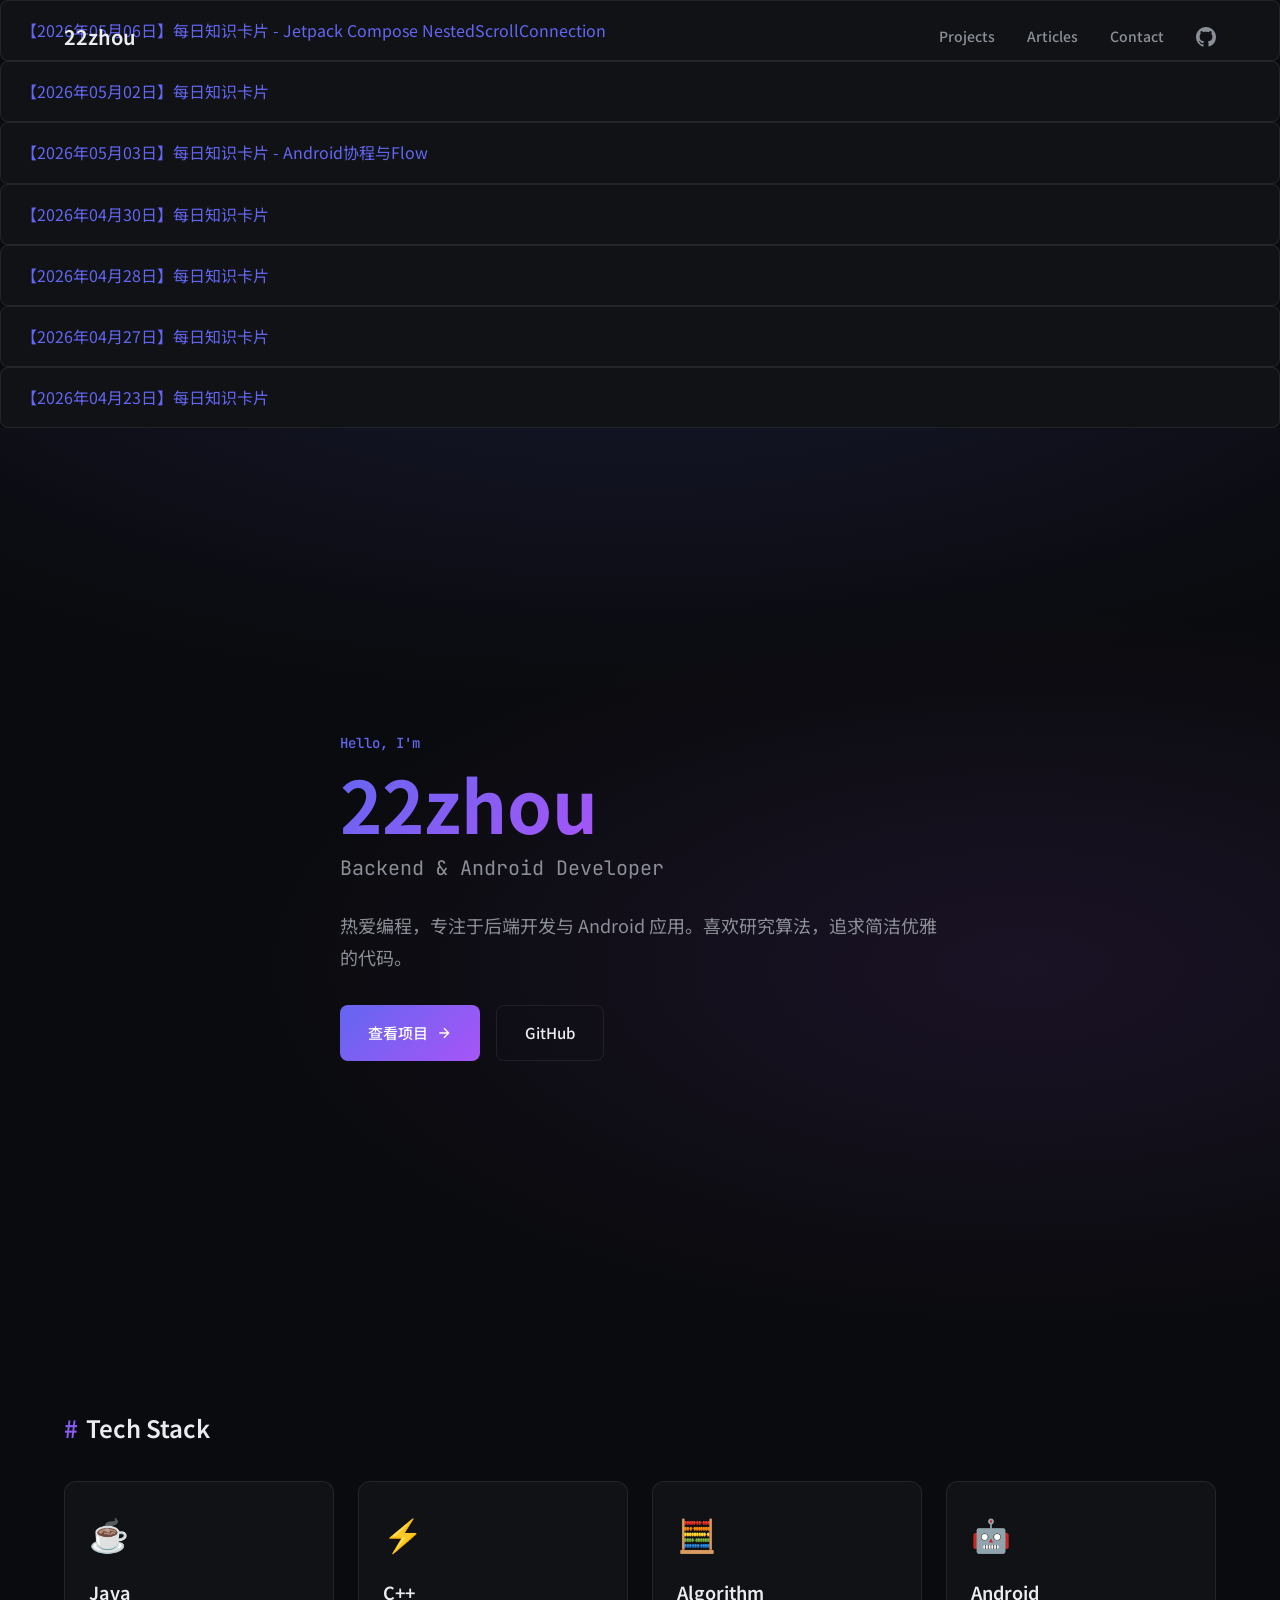
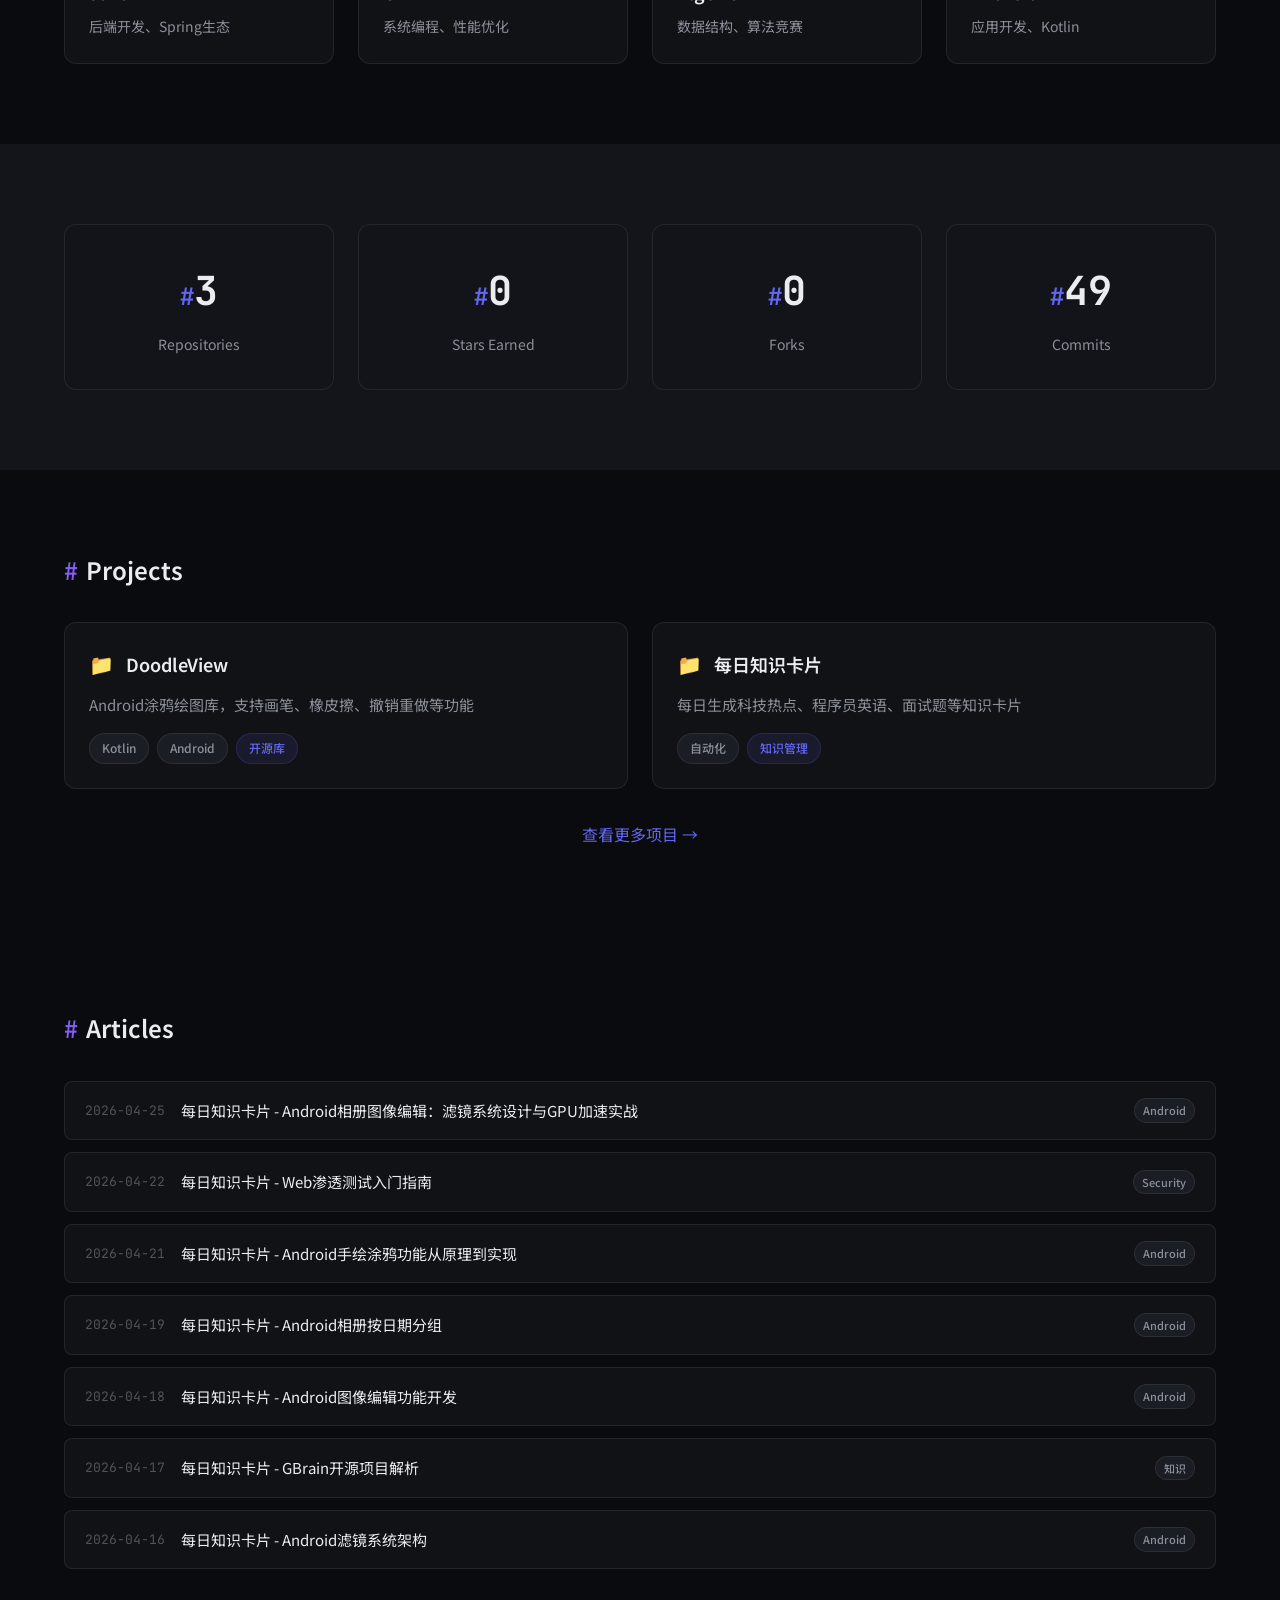
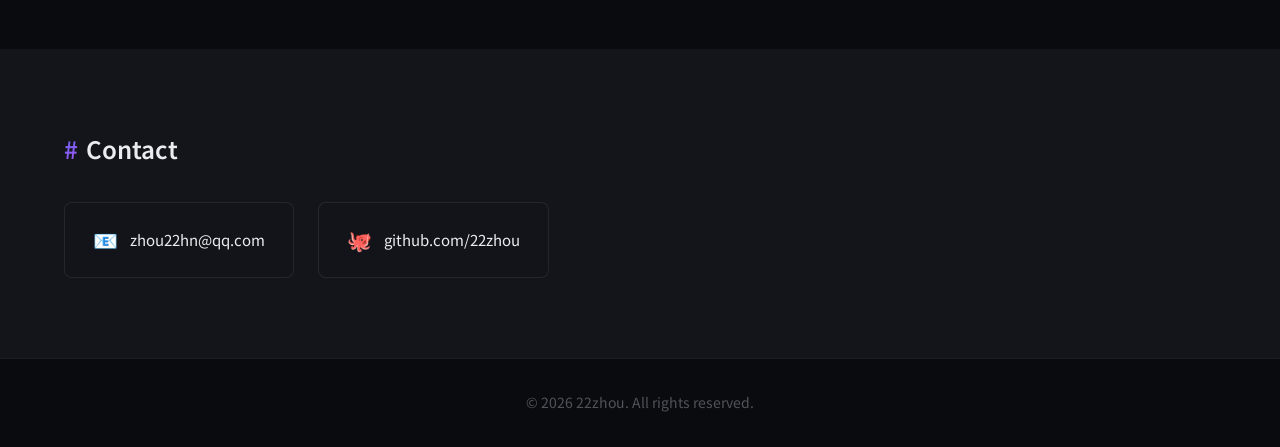
<file: index.html>
<!DOCTYPE html>
<html lang="zh-CN">
<head>
  <meta charset="UTF-8">
  <meta name="viewport" content="width=device-width, initial-scale=1.0">
  <title>22zhou | Backend & Android Developer</title>
  <link rel="preconnect" href="https://fonts.googleapis.com">
  <link rel="preconnect" href="https://fonts.gstatic.com" crossorigin>
  <link href="https://fonts.googleapis.com/css2?family=Inter:wght@300;400;500;600;700&family=JetBrains+Mono:wght@400;500&family=Noto+Sans+SC:wght@300;400;500;600;700&display=swap" rel="stylesheet">
  <link rel="stylesheet" href="styles.css">
</head>
<body>
<div class="article-item"><a href="article/2026-05-06/2026-05-06.md">【2026年05月06日】每日知识卡片 - Jetpack Compose NestedScrollConnection</a></div>
        <div class="article-item"><a href="article/2026-05-02/知识卡片-2026-05-02.md">【2026年05月02日】每日知识卡片</a></div>
        <div class="article-item"><a href="article/2026-05-03/2026-05-03.md">【2026年05月03日】每日知识卡片 - Android协程与Flow</a></div>

<div class="article-item"><a href="article/2026-04-30/2026-04-30.md">【2026年04月30日】每日知识卡片</a></div>
<div class="article-item"><a href="article/2026-04-28/2026-04-28.md">【2026年04月28日】每日知识卡片</a></div>
<div class="article-item"><a href="article/2026-04-27/2026-04-27.md">【2026年04月27日】每日知识卡片</a></div>
  <div class="article-item"><a href="article/2026-04-23/2026-04-23.md">【2026年04月23日】每日知识卡片</a></div>
  <!-- 导航栏 -->
  <nav class="nav" id="nav">
    <div class="container nav-content">
      <a href="#" class="nav-logo">
        <span class="logo-text">22zhou</span>
      </a>
      <div class="nav-links">
        <a href="#projects" class="nav-link">Projects</a>
        <a href="#articles" class="nav-link">Articles</a>
        <a href="#contact" class="nav-link">Contact</a>
        <a href="https://github.com/22zhou" target="_blank" class="nav-link">
          <svg width="20" height="20" viewBox="0 0 24 24" fill="currentColor">
            <path d="M12 0C5.37 0 0 5.37 0 12c0 5.31 3.435 9.795 8.205 11.385.6.105.825-.255.825-.57 0-.285-.015-1.23-.015-2.235-3.015.555-3.795-.735-4.035-1.41-.135-.345-.72-1.41-1.23-1.695-.42-.225-1.02-.78-.015-.795.945-.015 1.62.87 1.845 1.23 1.08 1.815 2.805 1.305 3.495.99.105-.78.42-1.305.765-1.605-2.67-.3-5.46-1.335-5.46-5.925 0-1.305.465-2.385 1.23-3.225-.12-.3-.54-1.53.12-3.18 0 0 1.005-.315 3.3 1.23.96-.27 1.98-.405 3-.405s2.04.135 3 .405c2.295-1.56 3.3-1.23 3.3-1.23.66 1.65.24 2.88.12 3.18.765.84 1.23 1.905 1.23 3.225 0 4.605-2.805 5.625-5.475 5.925.435.375.81 1.095.81 2.22 0 1.605-.015 2.895-.015 3.3 0 .315.225.69.825.57A12.02 12.02 0 0024 12c0-6.63-5.37-12-12-12z"/>
          </svg>
        </a>
      </div>
    </div>
  </nav>

  <!-- Hero Section -->
  <section class="hero">
    <div class="hero-bg"></div>
    <div class="container hero-content">
      <div class="hero-text animate-in delay-1">
        <span class="hero-label">Hello, I'm</span>
        <h1 class="hero-name">
          <span class="gradient-text">22zhou</span>
        </h1>
        <p class="hero-role">Backend & Android Developer</p>
        <p class="hero-desc">
          热爱编程，专注于后端开发与 Android 应用。喜欢研究算法，追求简洁优雅的代码。
        </p>
        <div class="hero-actions">
          <a href="#projects" class="btn btn-primary">
            查看项目
            <svg width="16" height="16" viewBox="0 0 24 24" fill="none" stroke="currentColor" stroke-width="2">
              <path d="M5 12h14M12 5l7 7-7 7"/>
            </svg>
          </a>
          <a href="https://github.com/22zhou" target="_blank" class="btn btn-ghost">
            GitHub
          </a>
        </div>
      </div>
    </div>
  </section>

  <!-- Tech Stack Section -->
  <section class="section" id="tech">
    <div class="container">
      <h2 class="section-title reveal">
        <span class="gradient-text">#</span> Tech Stack
      </h2>
      <div class="tech-grid reveal">
        <div class="tech-card">
          <div class="tech-icon">☕</div>
          <h3 class="tech-name">Java</h3>
          <p class="tech-desc">后端开发、Spring生态</p>
        </div>
        <div class="tech-card">
          <div class="tech-icon">⚡</div>
          <h3 class="tech-name">C++</h3>
          <p class="tech-desc">系统编程、性能优化</p>
        </div>
        <div class="tech-card">
          <div class="tech-icon">🧮</div>
          <h3 class="tech-name">Algorithm</h3>
          <p class="tech-desc">数据结构、算法竞赛</p>
        </div>
        <div class="tech-card">
          <div class="tech-icon">🤖</div>
          <h3 class="tech-name">Android</h3>
          <p class="tech-desc">应用开发、Kotlin</p>
        </div>
      </div>
    </div>
  </section>

  <!-- Stats Section -->
  <section class="section section-stats">
    <div class="container">
      <div class="stats-grid reveal">
        <div class="stat-card">
          <div class="stat-value" data-target="4">0</div>
          <div class="stat-label">Repositories</div>
        </div>
        <div class="stat-card">
          <div class="stat-value" data-target="0">0</div>
          <div class="stat-label">Stars Earned</div>
        </div>
        <div class="stat-card">
          <div class="stat-value" data-target="0">0</div>
          <div class="stat-label">Forks</div>
        </div>
        <div class="stat-card">
          <div class="stat-value" data-target="50">0</div>
          <div class="stat-label">Commits</div>
        </div>
      </div>
    </div>
  </section>

  <!-- Projects Section -->
  <section class="section" id="projects">
    <div class="container">
      <h2 class="section-title reveal">
        <span class="gradient-text">#</span> Projects
      </h2>
      <div class="projects-grid">
        <a href="https://github.com/22zhou/DoodleView" target="_blank" class="project-card reveal glow-border">
          <div class="project-header">
            <span class="project-icon">📁</span>
            <h3 class="project-title">DoodleView</h3>
          </div>
          <p class="project-desc">Android涂鸦绘图库，支持画笔、橡皮擦、撤销重做等功能</p>
          <div class="project-tags">
            <span class="tag">Kotlin</span>
            <span class="tag">Android</span>
            <span class="tag tag-accent">开源库</span>
          </div>
        </a>
        <a href="https://github.com/22zhou/daily-knowledge-card" target="_blank" class="project-card reveal glow-border">
          <div class="project-header">
            <span class="project-icon">📁</span>
            <h3 class="project-title">每日知识卡片</h3>
          </div>
          <p class="project-desc">每日生成科技热点、程序员英语、面试题等知识卡片</p>
          <div class="project-tags">
            <span class="tag">自动化</span>
            <span class="tag tag-accent">知识管理</span>
          </div>
        </a>
      </div>
      <div class="section-footer reveal">
        <a href="https://github.com/22zhou?tab=repositories" target="_blank" class="link-arrow">
          查看更多项目
        </a>
      </div>
    </div>
  </section>

  <!-- Articles Section -->
  <section class="section" id="articles">
    <div class="container">
      <h2 class="section-title reveal">
        <span class="gradient-text">#</span> Articles
      </h2>
      <div class="articles-list">
                <a href="https://github.com/22zhou/daily-knowledge-card/blob/main/2026-04-25/每日知识-2026-04-25.md" target="_blank" class="article-item reveal">
          <span class="article-date">2026-04-25</span>
          <span class="article-title">每日知识卡片 - Android相册图像编辑：滤镜系统设计与GPU加速实战</span>
          <span class="tag tag-sm">Android</span>
        </a>
        <a href="https://github.com/22zhou/daily-knowledge-card/blob/main/2026-04-22/每日知识.md" target="_blank" class="article-item reveal">
          <span class="article-date">2026-04-22</span>
          <span class="article-title">每日知识卡片 - Web渗透测试入门指南</span>
          <span class="tag tag-sm">Security</span>
        </a>
        <a href="https://github.com/22zhou/daily-knowledge-card/blob/main/2026-04-21/每日知识-Android手绘涂鸦功能.md" target="_blank" class="article-item reveal">
          <span class="article-date">2026-04-21</span>
          <span class="article-title">每日知识卡片 - Android手绘涂鸦功能从原理到实现</span>
          <span class="tag tag-sm">Android</span>
        </a>
        <a href="https://github.com/22zhou/daily-knowledge-card/blob/main/2026-04-19.md" target="_blank" class="article-item reveal">
          <span class="article-date">2026-04-19</span>
          <span class="article-title">每日知识卡片 - Android相册按日期分组</span>
          <span class="tag tag-sm">Android</span>
        </a>
        <a href="https://github.com/22zhou/daily-knowledge-card/blob/main/2026-04-18.md" target="_blank" class="article-item reveal">
          <span class="article-date">2026-04-18</span>
          <span class="article-title">每日知识卡片 - Android图像编辑功能开发</span>
          <span class="tag tag-sm">Android</span>
        </a>
        <a href="https://github.com/22zhou/daily-knowledge-card/blob/main/2026-04-17.md" target="_blank" class="article-item reveal">
          <span class="article-date">2026-04-17</span>
          <span class="article-title">每日知识卡片 - GBrain开源项目解析</span>
          <span class="tag tag-sm">知识</span>
        </a>
        <a href="https://github.com/22zhou/daily-knowledge-card/blob/main/2026-04-16.md" target="_blank" class="article-item reveal">
          <span class="article-date">2026-04-16</span>
          <span class="article-title">每日知识卡片 - Android滤镜系统架构</span>
          <span class="tag tag-sm">Android</span>
        </a>
      </div>
    </div>
  </section>

  <!-- Contact Section -->
  <section class="section section-contact" id="contact">
    <div class="container">
      <h2 class="section-title reveal">
        <span class="gradient-text">#</span> Contact
      </h2>
      <div class="contact-grid reveal">
        <a href="mailto:zhou22hn@qq.com" class="contact-card">
          <span class="contact-icon">📧</span>
          <span class="contact-text">zhou22hn@qq.com</span>
        </a>
        <a href="https://github.com/22zhou" target="_blank" class="contact-card">
          <span class="contact-icon">🐙</span>
          <span class="contact-text">github.com/22zhou</span>
        </a>
      </div>
    </div>
  </section>

  <!-- Footer -->
  <footer class="footer">
    <div class="container">
      <p class="footer-text">© 2026 22zhou. All rights reserved.</p>
    </div>
  </footer>

  <script src="app.js"></script>
</body>
</html>
</file>
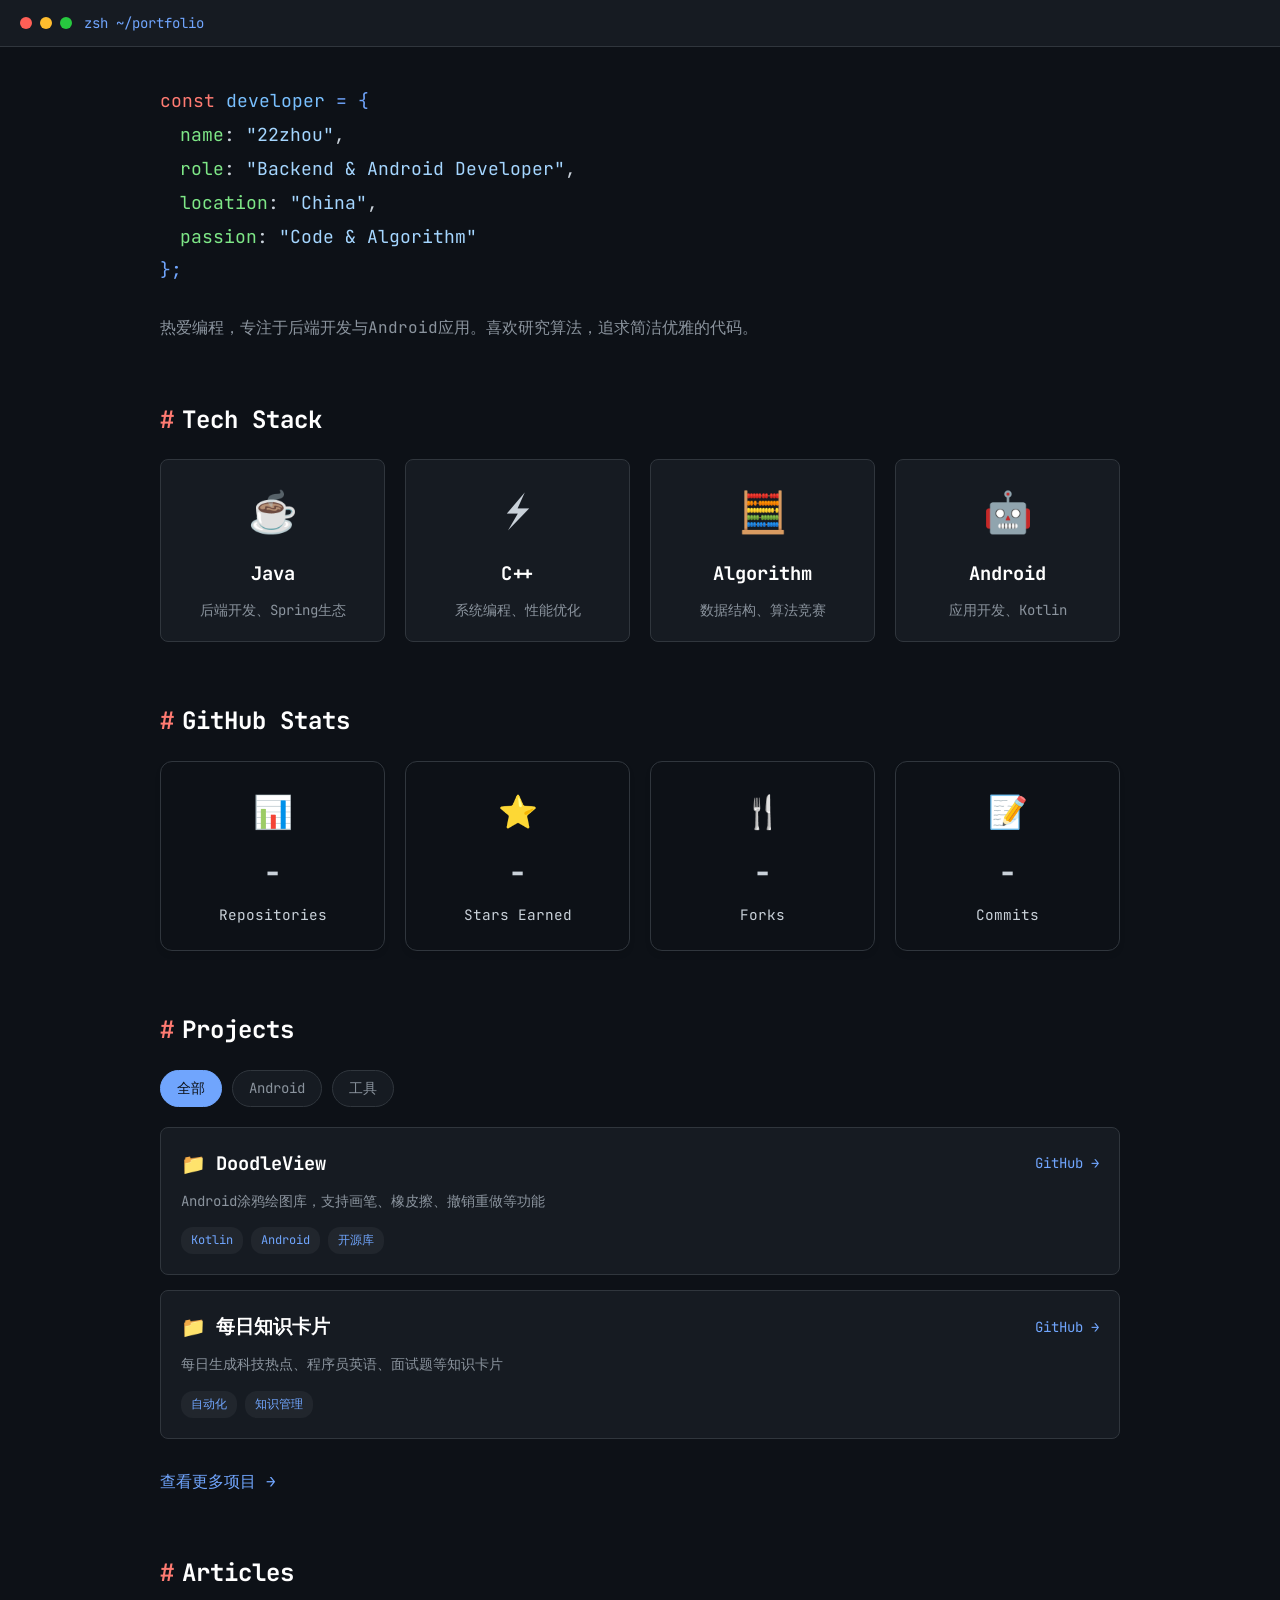
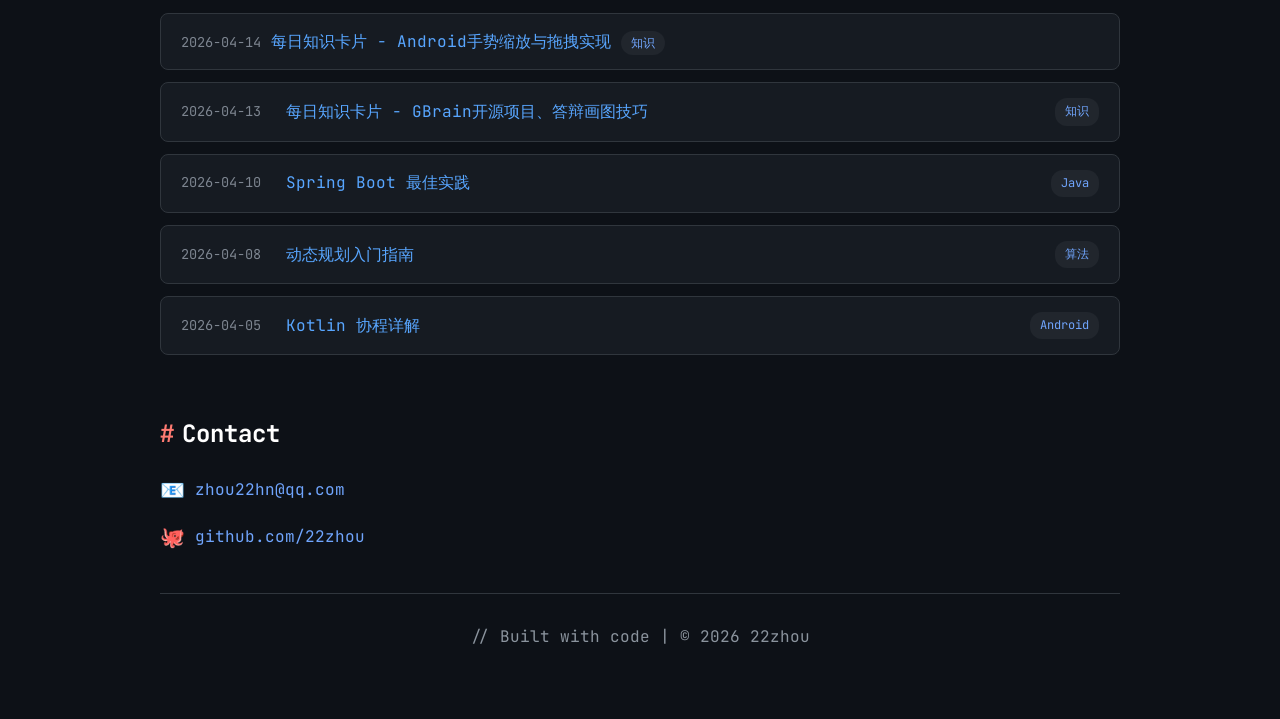
<file: index_backup_20260419.html>
<!DOCTYPE html>
<html lang="zh-CN">
<head>
    <meta charset="UTF-8">
    <meta name="viewport" content="width=device-width, initial-scale=1.0">
    <title>22zhou | Developer</title>
    <link rel="stylesheet" href="style.css">
    <link href="https://fonts.googleapis.com/css2?family=JetBrains+Mono:wght@400;500;700&display=swap" rel="stylesheet">
</head>
<body>
    <div class="terminal-header">
        <div class="terminal-dots">
            <span class="dot red"></span>
            <span class="dot yellow"></span>
            <span class="dot green"></span>
        </div>
        <span class="terminal-title">zsh ~/portfolio</span>
    </div>

    <div class="container">
        <section class="hero">
            <div class="code-block"><span class="keyword">const</span> <span class="variable">developer</span> = {</div>
            <div class="code-line">  <span class="property">name</span>: <span class="string">"22zhou"</span>,</div>
            <div class="code-line">  <span class="property">role</span>: <span class="string">"Backend & Android Developer"</span>,</div>
            <div class="code-line">  <span class="property">location</span>: <span class="string">"China"</span>,</div>
            <div class="code-line">  <span class="property">passion</span>: <span class="string">"Code & Algorithm"</span></div>
            <div class="code-block">};</div>
            <p class="intro">热爱编程，专注于后端开发与Android应用。喜欢研究算法，追求简洁优雅的代码。</p>
        </section>

        <section class="section">
            <h2 class="section-title"><span class="hash">#</span> Tech Stack</h2>
            <div class="tech-grid">
                <div class="tech-card"><div class="tech-icon">☕</div><h3>Java</h3><p>后端开发、Spring生态</p></div>
                <div class="tech-card"><div class="tech-icon">⚡</div><h3>C++</h3><p>系统编程、性能优化</p></div>
                <div class="tech-card"><div class="tech-icon">🧮</div><h3>Algorithm</h3><p>数据结构、算法竞赛</p></div>
                <div class="tech-card"><div class="tech-icon">🤖</div><h3>Android</h3><p>应用开发、Kotlin</p></div>
            </div>
        </section>

        <section class="section">
            <h2 class="section-title"><span class="hash">#</span> GitHub Stats</h2>
            <div class="stats-grid">
                <div class="stat-card">
                    <div class="stat-icon">📊</div>
                    <div class="stat-number" id="repos">-</div>
                    <div class="stat-label">Repositories</div>
                </div>
                <div class="stat-card">
                    <div class="stat-icon">⭐</div>
                    <div class="stat-number" id="stars">-</div>
                    <div class="stat-label">Stars Earned</div>
                </div>
                <div class="stat-card">
                    <div class="stat-icon">🍴</div>
                    <div class="stat-number" id="forks">-</div>
                    <div class="stat-label">Forks</div>
                </div>
                <div class="stat-card">
                    <div class="stat-icon">📝</div>
                    <div class="stat-number" id="commits">-</div>
                    <div class="stat-label">Commits</div>
                </div>
            </div>
        </section>

        <section class="section">
            <h2 class="section-title"><span class="hash">#</span> Projects</h2>
            <div class="filter-bar">
                <button class="filter-btn active" data-filter="all">全部</button>
                <button class="filter-btn" data-filter="android">Android</button>
                <button class="filter-btn" data-filter="tool">工具</button>
            </div>
            <div class="project-list">
                <div class="project-card" data-category="android">
                    <div class="project-header">
                        <span class="folder-icon">📁</span>
                        <h3>DoodleView</h3>
                        <a href="https://github.com/22zhou/DoodleView" class="github-link" target="_blank">GitHub →</a>
                    </div>
                    <p class="project-desc">Android涂鸦绘图库，支持画笔、橡皮擦、撤销重做等功能</p>
                    <div class="project-tags">
                        <span class="tag">Kotlin</span>
                        <span class="tag">Android</span>
                        <span class="tag">开源库</span>
                    </div>
                </div>
                <div class="project-card" data-category="tool">
                    <div class="project-header">
                        <span class="folder-icon">📁</span>
                        <h3>每日知识卡片</h3>
                        <a href="https://github.com/22zhou/daily-knowledge-card" class="github-link" target="_blank">GitHub →</a>
                    </div>
                    <p class="project-desc">每日生成科技热点、程序员英语、面试题等知识卡片</p>
                    <div class="project-tags">
                        <span class="tag">自动化</span>
                        <span class="tag">知识管理</span>
                    </div>
                </div>
            </div>
            <a href="https://github.com/22zhou?tab=repositories" class="view-more" target="_blank">查看更多项目 →</a>
        </section>

        <section class="section">
            <h2 class="section-title"><span class="hash">#</span> Articles</h2>
            <div class="article-list" id="article-list">
                <a href="https://github.com/22zhou/daily-knowledge-card/blob/main/2026-04-14.md" class="article-item" data-category="other" style="display:block;" onclick="showArticle('知识卡片 2026-04-14')">
                    <span class="article-date">2026-04-14</span>
                    <span class="article-title">每日知识卡片 - Android手势缩放与拖拽实现</span>
                    <span class="article-tag">知识</span>
                </a>
                <a href="https://github.com/22zhou/daily-knowledge-card/blob/main/2026-04-13.md" class="article-item" data-category="other">
                    <span class="article-date">2026-04-13</span>
                    <span class="article-title">每日知识卡片 - GBrain开源项目、答辩画图技巧</span>
                    <span class="article-tag">知识</span>
                </a>
                <a href="#" class="article-item" data-category="java">
                    <span class="article-date">2026-04-10</span>
                    <span class="article-title">Spring Boot 最佳实践</span>
                    <span class="article-tag">Java</span>
                </a>
                <a href="#" class="article-item" data-category="algorithm">
                    <span class="article-date">2026-04-08</span>
                    <span class="article-title">动态规划入门指南</span>
                    <span class="article-tag">算法</span>
                </a>
                <a href="#" class="article-item" data-category="android">
                    <span class="article-date">2026-04-05</span>
                    <span class="article-title">Kotlin 协程详解</span>
                    <span class="article-tag">Android</span>
                </a>
            </div>
        </section>

        <section class="section contact-section">
            <h2 class="section-title"><span class="hash">#</span> Contact</h2>
            <div class="contact-info">
                <div class="contact-item"><span class="contact-icon">📧</span><a href="mailto:zhou22hn@qq.com">zhou22hn@qq.com</a></div>
                <div class="contact-item"><span class="contact-icon">🐙</span><a href="https://github.com/22zhou" target="_blank">github.com/22zhou</a></div>
            </div>
        </section>

        <footer class="footer">
            <div class="footer-code"><span class="comment">// Built with code | © 2026 22zhou</span></div>
        </footer>
    </div>

    <script>
    // Fetch GitHub stats
    fetch('https://api.github.com/users/22zhou')
        .then(response => response.json())
        .then(data => {
            document.getElementById('repos').textContent = data.public_repos;
        });

    // Fetch repos for stars and forks
    fetch('https://api.github.com/users/22zhou/repos?per_page=100')
        .then(response => response.json())
        .then(repos => {
            let stars = 0, forks = 0;
            repos.forEach(repo => {
                stars += repo.stargazers_count;
                forks += repo.forks_count;
            });
            document.getElementById('stars').textContent = stars;
            document.getElementById('forks').textContent = forks;
        });

    // Fetch commits (approximate from events)
    fetch('https://api.github.com/users/22zhou/events/public?per_page=100')
        .then(response => response.json())
        .then(events => {
            let commits = 0;
            events.forEach(event => {
                if (event.type === 'PushEvent') {
                    commits += event.payload.size || 0;
                }
            });
            document.getElementById('commits').textContent = commits + '+';
        });

    // Filter functionality
    document.querySelectorAll('.filter-bar').forEach(bar => {
        const buttons = bar.querySelectorAll('.filter-btn');
        const section = bar.closest('.section');
        const items = section.querySelectorAll('[data-category]');
        
        buttons.forEach(btn => {
            btn.addEventListener('click', () => {
                buttons.forEach(b => b.classList.remove('active'));
                btn.classList.add('active');
                
                const filter = btn.dataset.filter;
                items.forEach(item => {
                    if (filter === 'all' || item.dataset.category === filter) {
                        item.style.display = '';
                    } else {
                        item.style.display = 'none';
                    }
                });
            });
        });
    });
    </script>
</body>
</html>
</file>
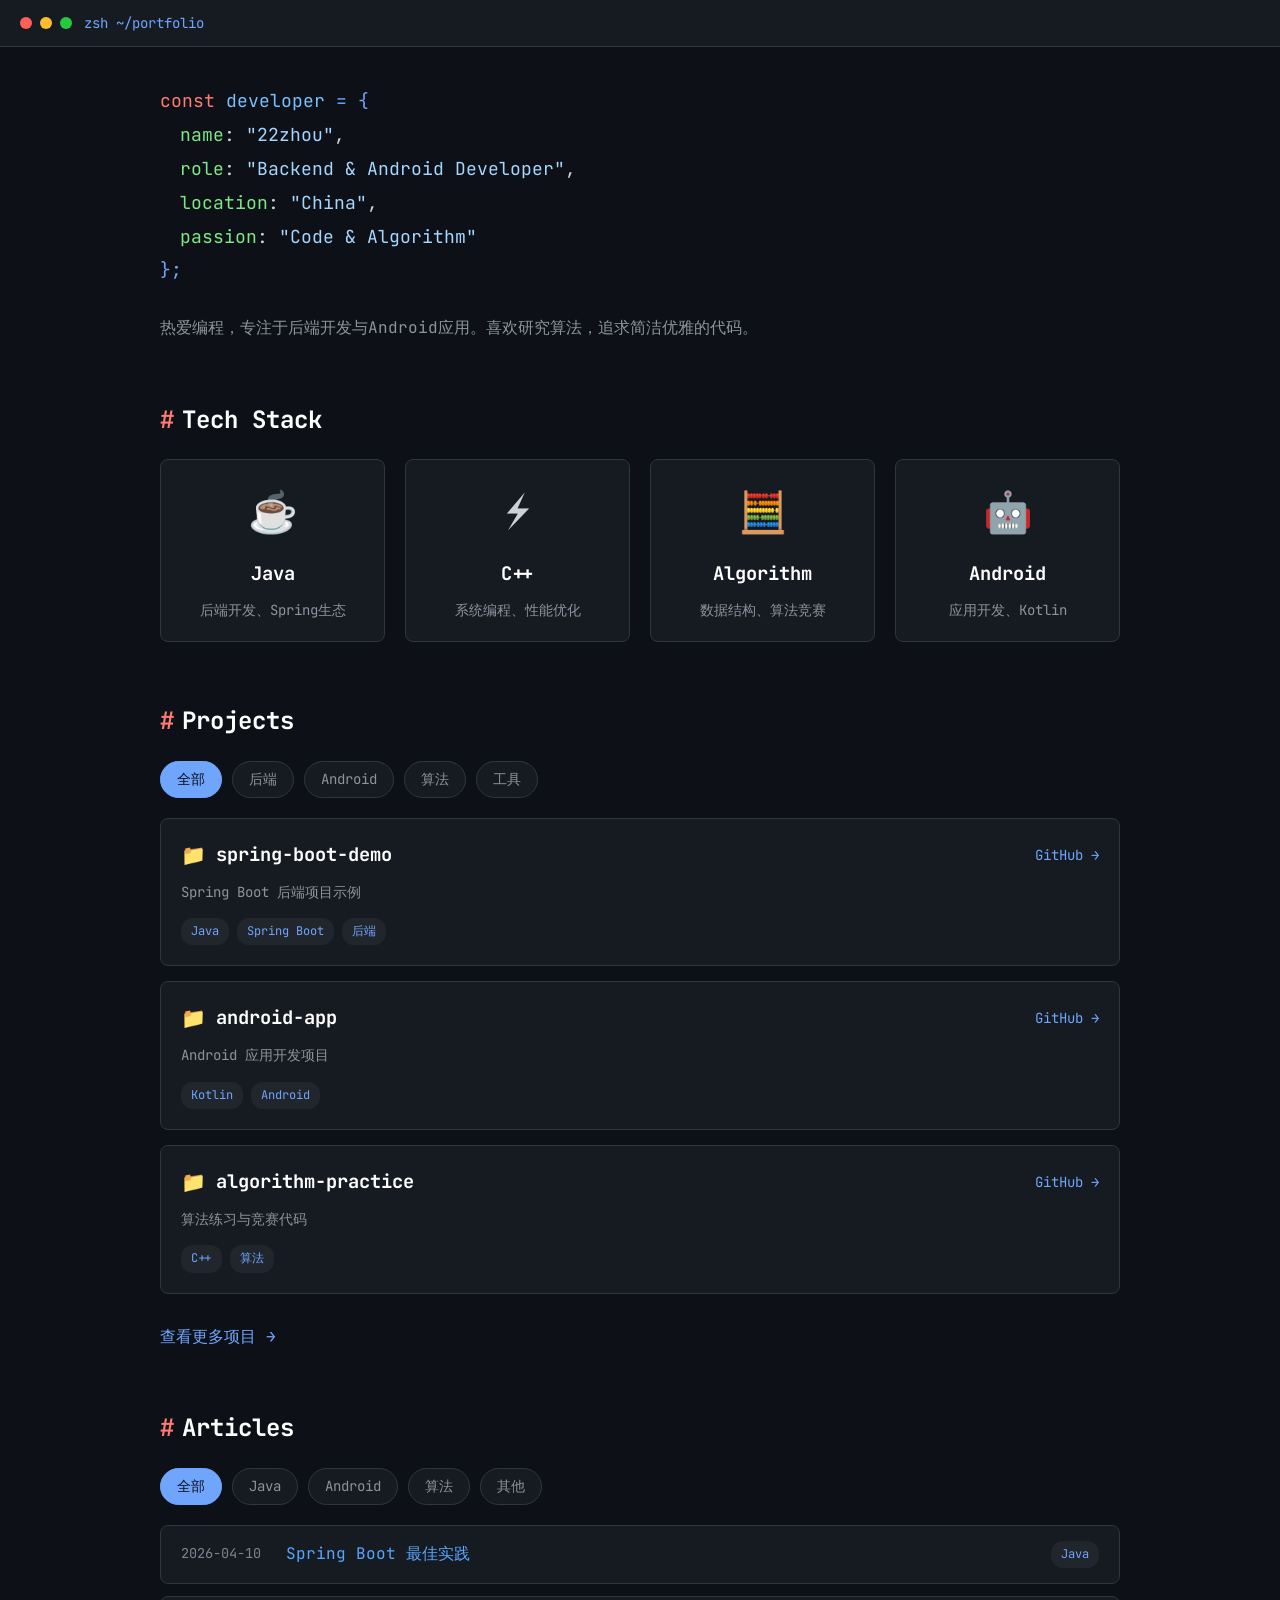
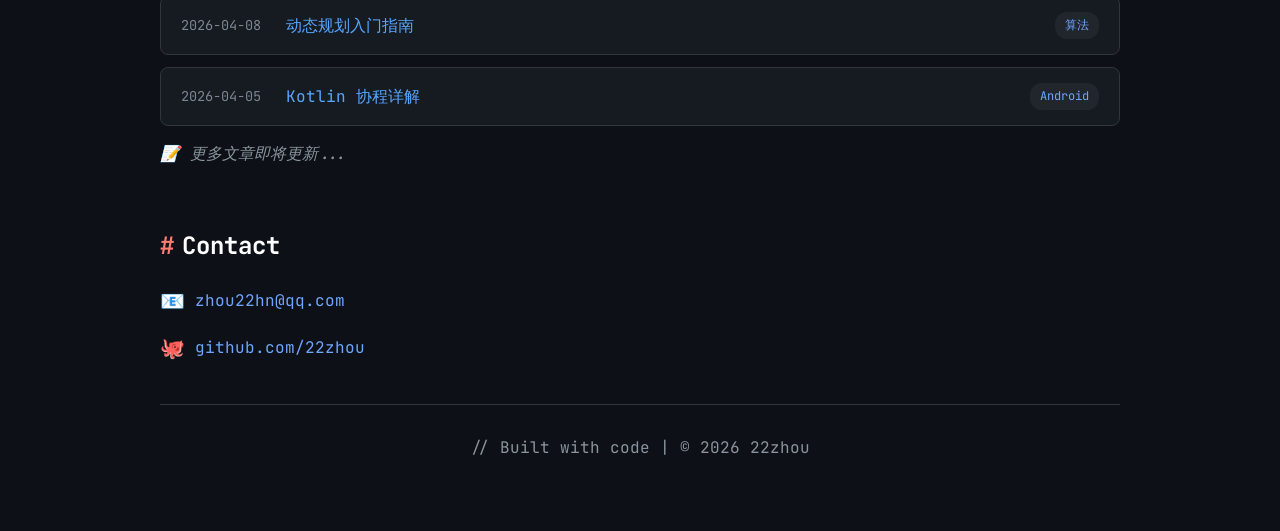
<file: index_old.html>
<!DOCTYPE html>
<html lang="zh-CN">
<head>
    <meta charset="UTF-8">
    <meta name="viewport" content="width=device-width, initial-scale=1.0">
    <title>22zhou | Developer</title>
    <link rel="stylesheet" href="style.css">
    <link href="https://fonts.googleapis.com/css2?family=JetBrains+Mono:wght@400;500;700&display=swap" rel="stylesheet">
</head>
<body>
    <div class="terminal-header">
        <div class="terminal-dots">
            <span class="dot red"></span>
            <span class="dot yellow"></span>
            <span class="dot green"></span>
        </div>
        <span class="terminal-title">zsh ~/portfolio</span>
    </div>

    <div class="container">
        <section class="hero">
            <div class="code-block"><span class="keyword">const</span> <span class="variable">developer</span> = {</div>
            <div class="code-line">  <span class="property">name</span>: <span class="string">"22zhou"</span>,</div>
            <div class="code-line">  <span class="property">role</span>: <span class="string">"Backend & Android Developer"</span>,</div>
            <div class="code-line">  <span class="property">location</span>: <span class="string">"China"</span>,</div>
            <div class="code-line">  <span class="property">passion</span>: <span class="string">"Code & Algorithm"</span></div>
            <div class="code-block">};</div>
            <p class="intro">热爱编程，专注于后端开发与Android应用。喜欢研究算法，追求简洁优雅的代码。</p>
        </section>

        <section class="section">
            <h2 class="section-title"><span class="hash">#</span> Tech Stack</h2>
            <div class="tech-grid">
                <div class="tech-card"><div class="tech-icon">☕</div><h3>Java</h3><p>后端开发、Spring生态</p></div>
                <div class="tech-card"><div class="tech-icon">⚡</div><h3>C++</h3><p>系统编程、性能优化</p></div>
                <div class="tech-card"><div class="tech-icon">🧮</div><h3>Algorithm</h3><p>数据结构、算法竞赛</p></div>
                <div class="tech-card"><div class="tech-icon">🤖</div><h3>Android</h3><p>应用开发、Kotlin</p></div>
            </div>
        </section>

        <section class="section">
            <h2 class="section-title"><span class="hash">#</span> Projects</h2>
            <div class="filter-bar">
                <button class="filter-btn active" data-filter="all">全部</button>
                <button class="filter-btn" data-filter="backend">后端</button>
                <button class="filter-btn" data-filter="android">Android</button>
                <button class="filter-btn" data-filter="algorithm">算法</button>
                <button class="filter-btn" data-filter="tool">工具</button>
            </div>
            <div class="project-list">
                <div class="project-card" data-category="backend">
                    <div class="project-header">
                        <span class="folder-icon">📁</span>
                        <h3>spring-boot-demo</h3>
                        <a href="https://github.com/22zhou" class="github-link" target="_blank">GitHub →</a>
                    </div>
                    <p class="project-desc">Spring Boot 后端项目示例</p>
                    <div class="project-tags">
                        <span class="tag">Java</span>
                        <span class="tag">Spring Boot</span>
                        <span class="tag">后端</span>
                    </div>
                </div>
                <div class="project-card" data-category="android">
                    <div class="project-header">
                        <span class="folder-icon">📁</span>
                        <h3>android-app</h3>
                        <a href="https://github.com/22zhou" class="github-link" target="_blank">GitHub →</a>
                    </div>
                    <p class="project-desc">Android 应用开发项目</p>
                    <div class="project-tags">
                        <span class="tag">Kotlin</span>
                        <span class="tag">Android</span>
                    </div>
                </div>
                <div class="project-card" data-category="algorithm">
                    <div class="project-header">
                        <span class="folder-icon">📁</span>
                        <h3>algorithm-practice</h3>
                        <a href="https://github.com/22zhou" class="github-link" target="_blank">GitHub →</a>
                    </div>
                    <p class="project-desc">算法练习与竞赛代码</p>
                    <div class="project-tags">
                        <span class="tag">C++</span>
                        <span class="tag">算法</span>
                    </div>
                </div>
            </div>
            <a href="https://github.com/22zhou?tab=repositories" class="view-more" target="_blank">查看更多项目 →</a>
        </section>

        <section class="section">
            <h2 class="section-title"><span class="hash">#</span> Articles</h2>
            <div class="filter-bar">
                <button class="filter-btn active" data-filter="all">全部</button>
                <button class="filter-btn" data-filter="java">Java</button>
                <button class="filter-btn" data-filter="android">Android</button>
                <button class="filter-btn" data-filter="algorithm">算法</button>
                <button class="filter-btn" data-filter="other">其他</button>
            </div>
            <div class="article-list">
                <a href="#" class="article-item" data-category="java">
                    <span class="article-date">2026-04-10</span>
                    <span class="article-title">Spring Boot 最佳实践</span>
                    <span class="article-tag">Java</span>
                </a>
                <a href="#" class="article-item" data-category="algorithm">
                    <span class="article-date">2026-04-08</span>
                    <span class="article-title">动态规划入门指南</span>
                    <span class="article-tag">算法</span>
                </a>
                <a href="#" class="article-item" data-category="android">
                    <span class="article-date">2026-04-05</span>
                    <span class="article-title">Kotlin 协程详解</span>
                    <span class="article-tag">Android</span>
                </a>
            </div>
            <p class="coming-soon">📝 更多文章即将更新...</p>
        </section>

        <section class="section contact-section">
            <h2 class="section-title"><span class="hash">#</span> Contact</h2>
            <div class="contact-info">
                <div class="contact-item"><span class="contact-icon">📧</span><a href="mailto:zhou22hn@qq.com">zhou22hn@qq.com</a></div>
                <div class="contact-item"><span class="contact-icon">🐙</span><a href="https://github.com/22zhou" target="_blank">github.com/22zhou</a></div>
            </div>
        </section>

        <footer class="footer">
            <div class="footer-code"><span class="comment">// Built with code | © 2026 22zhou</span></div>
        </footer>
    </div>

    <script>
    document.querySelectorAll('.filter-bar').forEach(bar => {
        const buttons = bar.querySelectorAll('.filter-btn');
        const section = bar.closest('.section');
        const items = section.querySelectorAll('[data-category]');
        
        buttons.forEach(btn => {
            btn.addEventListener('click', () => {
                buttons.forEach(b => b.classList.remove('active'));
                btn.classList.add('active');
                
                const filter = btn.dataset.filter;
                items.forEach(item => {
                    if (filter === 'all' || item.dataset.category === filter) {
                        item.style.display = '';
                    } else {
                        item.style.display = 'none';
                    }
                });
            });
        });
    });
    </script>
</body>
</html>
</file>
<file: styles.css>
/* ===== CSS Variables ===== */
:root {
  /* 背景色系 */
  --bg-primary: #0a0b0e;
  --bg-secondary: #13151a;
  --bg-tertiary: #1a1d24;
  --bg-card: rgba(19, 21, 26, 0.8);
  --bg-card-hover: rgba(26, 29, 36, 0.95);
  
  /* 文字色系 */
  --text-primary: #ebecef;
  --text-secondary: #8b8f98;
  --text-muted: #52525b;
  
  /* 强调色 */
  --accent: #6366f1;
  --accent-hover: #818cf8;
  --accent-secondary: #a855f7;
  --accent-gradient: linear-gradient(135deg, #6366f1, #a855f7);
  
  /* 边框与分割 */
  --border: rgba(255, 255, 255, 0.08);
  --border-hover: rgba(99, 102, 241, 0.3);
  
  /* 光效 */
  --glow: rgba(99, 102, 241, 0.4);
  --glow-sm: rgba(99, 102, 241, 0.15);
  
  /* 字体 */
  --font-sans: 'Inter', -apple-system, BlinkMacSystemFont, 'Segoe UI', sans-serif;
  --font-mono: 'JetBrains Mono', 'Fira Code', monospace;
  --font-chinese: 'Noto Sans SC', 'PingFang SC', 'Microsoft YaHei', sans-serif;
  --font-body: var(--font-chinese), var(--font-sans);
  
  /* 阴影 */
  --shadow-sm: 0 1px 2px rgba(0, 0, 0, 0.2);
  --shadow-md: 0 4px 6px rgba(0, 0, 0, 0.3);
  --shadow-lg: 0 10px 20px rgba(0, 0, 0, 0.4);
  --shadow-glow: 0 0 40px var(--glow);
}

/* ===== Reset & Base ===== */
*, *::before, *::after {
  box-sizing: border-box;
  margin: 0;
  padding: 0;
}

html {
  scroll-behavior: smooth;
}

body {
  font-family: var(--font-body);
  font-size: 16px;
  line-height: 1.7;
  color: var(--text-primary);
  background: var(--bg-primary);
  -webkit-font-smoothing: antialiased;
  -moz-osx-font-smoothing: grayscale;
}

a {
  color: var(--accent);
  text-decoration: none;
  transition: color 0.2s ease;
}

a:hover {
  color: var(--accent-hover);
}

/* ===== Container ===== */
.container {
  max-width: 1200px;
  margin: 0 auto;
  padding: 0 1.5rem;
}

/* ===== Navigation ===== */
.nav {
  position: fixed;
  top: 0;
  left: 0;
  right: 0;
  z-index: 100;
  padding: 1.25rem 0;
  transition: all 0.3s ease;
}

.nav.scrolled {
  background: rgba(10, 11, 14, 0.9);
  backdrop-filter: blur(12px);
  border-bottom: 1px solid var(--border);
  padding: 0.75rem 0;
}

.nav-content {
  display: flex;
  justify-content: space-between;
  align-items: center;
}

.nav-logo {
  display: flex;
  align-items: center;
  gap: 0.5rem;
}

.logo-text {
  font-size: 1.25rem;
  font-weight: 600;
  color: var(--text-primary);
}

.nav-links {
  display: flex;
  align-items: center;
  gap: 2rem;
}

.nav-link {
  color: var(--text-secondary);
  font-size: 0.875rem;
  font-weight: 500;
  transition: color 0.2s ease;
  display: flex;
  align-items: center;
}

.nav-link:hover {
  color: var(--text-primary);
}

/* ===== Hero Section ===== */
.hero {
  position: relative;
  min-height: 100vh;
  display: flex;
  align-items: center;
  padding: 6rem 0 4rem;
  overflow: hidden;
}

.hero-bg {
  position: absolute;
  inset: 0;
  background: 
    radial-gradient(ellipse 80% 50% at 50% -20%, rgba(99, 102, 241, 0.15), transparent),
    radial-gradient(ellipse 60% 40% at 80% 60%, rgba(168, 85, 247, 0.1), transparent);
  pointer-events: none;
}

.hero-content {
  position: relative;
  z-index: 1;
}

.hero-text {
  max-width: 600px;
}

.hero-label {
  display: inline-block;
  font-size: 0.875rem;
  font-weight: 500;
  color: var(--accent);
  margin-bottom: 0.5rem;
  font-family: var(--font-mono);
}

.hero-name {
  font-size: clamp(3rem, 8vw, 4.5rem);
  font-weight: 700;
  line-height: 1.1;
  margin-bottom: 0.5rem;
}

.hero-role {
  font-size: 1.25rem;
  color: var(--text-secondary);
  margin-bottom: 1.5rem;
  font-family: var(--font-mono);
}

.hero-desc {
  font-size: 1.125rem;
  color: var(--text-secondary);
  margin-bottom: 2rem;
  line-height: 1.8;
}

.hero-actions {
  display: flex;
  gap: 1rem;
  flex-wrap: wrap;
}

/* ===== Buttons ===== */
.btn {
  display: inline-flex;
  align-items: center;
  justify-content: center;
  gap: 0.5rem;
  padding: 0.875rem 1.75rem;
  font-size: 0.9375rem;
  font-weight: 500;
  border-radius: 8px;
  cursor: pointer;
  transition: all 0.2s ease;
  border: none;
  font-family: var(--font-body);
}

.btn-primary {
  background: var(--accent-gradient);
  color: white;
}

.btn-primary:hover {
  transform: translateY(-2px);
  box-shadow: 0 4px 20px var(--glow);
  color: white;
}

.btn-primary:active {
  transform: translateY(0);
}

.btn-ghost {
  background: transparent;
  color: var(--text-primary);
  border: 1px solid var(--border);
}

.btn-ghost:hover {
  border-color: var(--border-hover);
  background: var(--bg-tertiary);
  color: var(--text-primary);
}

/* ===== Gradient Text ===== */
.gradient-text {
  background: var(--accent-gradient);
  -webkit-background-clip: text;
  -webkit-text-fill-color: transparent;
  background-clip: text;
}

/* ===== Section ===== */
.section {
  padding: 5rem 0;
}

.section-title {
  font-size: 1.5rem;
  font-weight: 600;
  margin-bottom: 2rem;
  display: flex;
  align-items: center;
  gap: 0.5rem;
}

.section-footer {
  text-align: center;
  margin-top: 2rem;
}

.link-arrow::after {
  content: ' →';
  transition: transform 0.2s ease;
}

.link-arrow:hover::after {
  transform: translateX(4px);
}

/* ===== Tech Stack ===== */
.tech-grid {
  display: grid;
  grid-template-columns: repeat(auto-fit, minmax(240px, 1fr));
  gap: 1.5rem;
}

.tech-card {
  background: var(--bg-card);
  border: 1px solid var(--border);
  border-radius: 12px;
  padding: 1.5rem;
  transition: all 0.3s ease;
}

.tech-card:hover {
  background: var(--bg-card-hover);
  border-color: var(--border-hover);
  transform: translateY(-4px);
}

.tech-icon {
  font-size: 2rem;
  margin-bottom: 1rem;
}

.tech-name {
  font-size: 1.125rem;
  font-weight: 600;
  margin-bottom: 0.5rem;
  color: var(--text-primary);
}

.tech-desc {
  font-size: 0.875rem;
  color: var(--text-secondary);
}

/* ===== Stats ===== */
.section-stats {
  background: var(--bg-secondary);
}

.stats-grid {
  display: grid;
  grid-template-columns: repeat(4, 1fr);
  gap: 1.5rem;
}

.stat-card {
  text-align: center;
  padding: 2rem 1rem;
  background: var(--bg-card);
  border: 1px solid var(--border);
  border-radius: 12px;
}

.stat-value {
  font-size: 2.5rem;
  font-weight: 700;
  color: var(--text-primary);
  font-family: var(--font-mono);
}

.stat-value::before {
  content: '#';
  color: var(--accent);
  font-size: 1.5rem;
}

.stat-label {
  font-size: 0.875rem;
  color: var(--text-secondary);
  margin-top: 0.5rem;
}

/* ===== Projects ===== */
.projects-grid {
  display: grid;
  grid-template-columns: repeat(auto-fit, minmax(320px, 1fr));
  gap: 1.5rem;
}

.project-card {
  display: block;
  background: var(--bg-card);
  border: 1px solid var(--border);
  border-radius: 12px;
  padding: 1.5rem;
  transition: all 0.3s ease;
  position: relative;
  overflow: hidden;
}

.project-card::before {
  content: '';
  position: absolute;
  top: 0;
  left: 0;
  right: 0;
  height: 3px;
  background: var(--accent-gradient);
  transform: scaleX(0);
  transition: transform 0.3s ease;
}

.project-card:hover {
  background: var(--bg-card-hover);
  border-color: var(--border-hover);
  transform: translateY(-4px);
  box-shadow: 0 8px 32px rgba(0, 0, 0, 0.3);
}

.project-card:hover::before {
  transform: scaleX(1);
}

.project-header {
  display: flex;
  align-items: center;
  gap: 0.75rem;
  margin-bottom: 0.75rem;
}

.project-icon {
  font-size: 1.25rem;
}

.project-title {
  font-size: 1.125rem;
  font-weight: 600;
  color: var(--text-primary);
}

.project-desc {
  font-size: 0.9375rem;
  color: var(--text-secondary);
  margin-bottom: 1rem;
  line-height: 1.6;
}

.project-tags {
  display: flex;
  gap: 0.5rem;
  flex-wrap: wrap;
}

/* ===== Tags ===== */
.tag {
  display: inline-flex;
  padding: 0.25rem 0.75rem;
  font-size: 0.75rem;
  font-weight: 500;
  border-radius: 9999px;
  background: var(--bg-tertiary);
  color: var(--text-secondary);
  border: 1px solid var(--border);
}

.tag-accent {
  background: rgba(99, 102, 241, 0.1);
  color: var(--accent);
  border-color: rgba(99, 102, 241, 0.2);
}

.tag-sm {
  font-size: 0.6875rem;
  padding: 0.125rem 0.5rem;
}

/* ===== Articles ===== */
.articles-list {
  display: flex;
  flex-direction: column;
  gap: 0.75rem;
}

.article-item {
  display: flex;
  align-items: center;
  gap: 1rem;
  padding: 1rem 1.25rem;
  background: var(--bg-card);
  border: 1px solid var(--border);
  border-radius: 8px;
  transition: all 0.2s ease;
}

.article-item:hover {
  background: var(--bg-card-hover);
  border-color: var(--border-hover);
  color: var(--text-primary);
}

.article-date {
  font-size: 0.8125rem;
  color: var(--text-muted);
  font-family: var(--font-mono);
  white-space: nowrap;
}

.article-title {
  flex: 1;
  font-size: 0.9375rem;
  color: var(--text-primary);
}

/* ===== Contact ===== */
.section-contact {
  background: var(--bg-secondary);
}

.contact-grid {
  display: flex;
  gap: 1.5rem;
  flex-wrap: wrap;
}

.contact-card {
  display: flex;
  align-items: center;
  gap: 0.75rem;
  padding: 1.25rem 1.75rem;
  background: var(--bg-card);
  border: 1px solid var(--border);
  border-radius: 8px;
  transition: all 0.2s ease;
}

.contact-card:hover {
  background: var(--bg-card-hover);
  border-color: var(--border-hover);
  color: var(--text-primary);
}

.contact-icon {
  font-size: 1.25rem;
}

.contact-text {
  font-size: 0.9375rem;
  color: var(--text-primary);
}

/* ===== Footer ===== */
.footer {
  padding: 2rem 0;
  border-top: 1px solid var(--border);
}

.footer-text {
  text-align: center;
  font-size: 0.875rem;
  color: var(--text-muted);
}

/* ===== Animations ===== */
@keyframes fadeInUp {
  from {
    opacity: 0;
    transform: translateY(20px);
  }
  to {
    opacity: 1;
    transform: translateY(0);
  }
}

.animate-in {
  opacity: 0;
  animation: fadeInUp 0.6s ease forwards;
}

.delay-1 { animation-delay: 0.1s; }
.delay-2 { animation-delay: 0.2s; }
.delay-3 { animation-delay: 0.3s; }
.delay-4 { animation-delay: 0.4s; }

.reveal {
  opacity: 0;
  transform: translateY(30px);
  transition: opacity 0.6s ease, transform 0.6s ease;
}

.reveal.visible {
  opacity: 1;
  transform: translateY(0);
}

/* Glow border effect */
.glow-border {
  position: relative;
}

.glow-border::after {
  content: '';
  position: absolute;
  inset: 0;
  border-radius: inherit;
  padding: 1px;
  background: var(--accent-gradient);
  -webkit-mask: linear-gradient(#fff 0 0) content-box, linear-gradient(#fff 0 0);
  -webkit-mask-composite: xor;
  mask-composite: exclude;
  opacity: 0;
  transition: opacity 0.3s ease;
  pointer-events: none;
}

.glow-border:hover::after {
  opacity: 1;
}

/* ===== Responsive ===== */
@media (max-width: 768px) {
  .nav-links {
    gap: 1rem;
  }
  
  .nav-link {
    font-size: 0.8125rem;
  }
  
  .hero {
    min-height: auto;
    padding: 8rem 0 4rem;
  }
  
  .hero-desc {
    font-size: 1rem;
  }
  
  .stats-grid {
    grid-template-columns: repeat(2, 1fr);
    gap: 1rem;
  }
  
  .stat-value {
    font-size: 2rem;
  }
  
  .section {
    padding: 3rem 0;
  }
  
  .article-item {
    flex-direction: column;
    align-items: flex-start;
    gap: 0.5rem;
  }
  
  .contact-grid {
    flex-direction: column;
  }
}

@media (max-width: 480px) {
  .hero-actions {
    flex-direction: column;
  }
  
  .btn {
    width: 100%;
  }
  
  .tech-grid {
    grid-template-columns: 1fr;
  }
  
  .projects-grid {
    grid-template-columns: 1fr;
  }
}

/* ===== Reduced Motion ===== */
@media (prefers-reduced-motion: reduce) {
  *,
  *::before,
  *::after {
    animation-duration: 0.01ms !important;
    animation-iteration-count: 1 !important;
    transition-duration: 0.01ms !important;
  }
}
</file>
<file: style.css>
/* Reset & Base */
* {
    margin: 0;
    padding: 0;
    box-sizing: border-box;
}

body {
    font-family: 'JetBrains Mono', monospace;
    background: #0d1117;
    color: #c9d1d9;
    line-height: 1.6;
    min-height: 100vh;
}

/* Terminal Header */
.terminal-header {
    background: #161b22;
    padding: 12px 20px;
    display: flex;
    align-items: center;
    gap: 12px;
    border-bottom: 1px solid #30363d;
    position: sticky;
    top: 0;
    z-index: 100;
}

.terminal-dots {
    display: flex;
    gap: 8px;
}

.dot {
    width: 12px;
    height: 12px;
    border-radius: 50%;
}

.dot.red { background: #ff5f56; }
.dot.yellow { background: #ffbd2e; }
.dot.green { background: #27c93f; }

.terminal-title {
    color: #70a5fd;
    font-size: 14px;
}

/* Container */
.container {
    max-width: 1000px;
    margin: 0 auto;
    padding: 40px 20px;
}

/* Hero Section */
.hero {
    margin-bottom: 60px;
}

.code-block {
    color: #70a5fd;
    font-size: 18px;
    margin-bottom: 5px;
}

.code-line {
    color: #c9d1d9;
    font-size: 18px;
    margin-left: 20px;
    margin-bottom: 5px;
}

.keyword { color: #ff7b72; }
.variable { color: #79c0ff; }
.property { color: #7ee787; }
.string { color: #a5d6ff; }

.intro {
    margin-top: 30px;
    color: #8b949e;
    font-size: 16px;
}

/* Sections */
.section {
    margin-bottom: 60px;
}

.section-title {
    color: #fff;
    font-size: 24px;
    margin-bottom: 20px;
    display: flex;
    align-items: center;
    gap: 8px;
}

.hash {
    color: #ff7b72;
}

.section-desc {
    color: #8b949e;
    margin-bottom: 20px;
}

/* Tech Grid */
.tech-grid {
    display: grid;
    grid-template-columns: repeat(auto-fit, minmax(200px, 1fr));
    gap: 20px;
}

.tech-card {
    background: #161b22;
    border: 1px solid #30363d;
    border-radius: 8px;
    padding: 20px;
    text-align: center;
    transition: transform 0.3s ease, border-color 0.3s ease;
}

.tech-card:hover {
    transform: translateY(-5px);
    border-color: #70a5fd;
}

.tech-icon {
    font-size: 40px;
    margin-bottom: 15px;
}

.tech-card h3 {
    color: #fff;
    margin-bottom: 10px;
}

.tech-card p {
    color: #8b949e;
    font-size: 14px;
}

/* GitHub Stats Grid */
.github-stats-grid {
    display: grid;
    grid-template-columns: repeat(auto-fit, minmax(150px, 1fr));
    gap: 20px;
    margin-bottom: 20px;
}

.stat-card {
    background: #161b22;
    border: 1px solid #30363d;
    border-radius: 12px;
    padding: 25px 20px;
    text-align: center;
    transition: all 0.3s ease;
}

.stat-card:hover {
    transform: translateY(-5px);
    border-color: #70a5fd;
    box-shadow: 0 8px 25px rgba(112, 165, 253, 0.1);
}

.stat-icon {
    font-size: 32px;
    margin-bottom: 12px;
}

.stat-value {
    font-size: 32px;
    font-weight: 700;
    color: #fff;
    margin-bottom: 8px;
}

.stat-label {
    color: #8b949e;
    font-size: 14px;
}

.github-link-container {
    text-align: center;
    margin-top: 20px;
}

.github-profile-link {
    display: inline-flex;
    align-items: center;
    gap: 10px;
    background: linear-gradient(135deg, #70a5fd 0%, #a78bfa 100%);
    color: #0d1117;
    padding: 12px 24px;
    border-radius: 8px;
    text-decoration: none;
    font-weight: 600;
    transition: all 0.3s ease;
}

.github-profile-link:hover {
    transform: translateY(-2px);
    box-shadow: 0 8px 25px rgba(112, 165, 253, 0.3);
}

/* Filter Bar */
.filter-bar {
    display: flex;
    gap: 10px;
    margin-bottom: 20px;
    flex-wrap: wrap;
}

.filter-btn {
    background: #161b22;
    border: 1px solid #30363d;
    color: #8b949e;
    padding: 8px 16px;
    border-radius: 20px;
    cursor: pointer;
    font-family: inherit;
    font-size: 14px;
    transition: all 0.3s ease;
}

.filter-btn:hover,
.filter-btn.active {
    background: #70a5fd;
    color: #0d1117;
    border-color: #70a5fd;
}

/* Project List */
.project-list {
    display: flex;
    flex-direction: column;
    gap: 15px;
    margin-bottom: 20px;
}

.project-card {
    background: #161b22;
    border: 1px solid #30363d;
    border-radius: 8px;
    padding: 20px;
    transition: all 0.3s ease;
}

.project-card:hover {
    border-color: #70a5fd;
    transform: translateX(5px);
}

.project-header {
    display: flex;
    align-items: center;
    gap: 10px;
    margin-bottom: 10px;
}

.folder-icon {
    font-size: 20px;
}

.project-header h3 {
    color: #fff;
    flex: 1;
}

.github-link {
    color: #70a5fd;
    text-decoration: none;
    font-size: 14px;
}

.github-link:hover {
    text-decoration: underline;
}

.project-desc {
    color: #8b949e;
    font-size: 14px;
    margin-bottom: 15px;
}

.project-tags {
    display: flex;
    gap: 8px;
    flex-wrap: wrap;
}

.tag {
    background: #21262d;
    color: #70a5fd;
    padding: 4px 10px;
    border-radius: 12px;
    font-size: 12px;
}

.view-more {
    display: inline-block;
    color: #70a5fd;
    text-decoration: none;
    margin-top: 10px;
}

.view-more:hover {
    text-decoration: underline;
}

/* Article List */
.article-list {
    display: flex;
    flex-direction: column;
    gap: 10px;
    margin-bottom: 15px;
}

.article-item {
    display: flex;
    align-items: center;
    gap: 15px;
    background: #161b22;
    border: 1px solid #30363d;
    border-radius: 8px;
    padding: 15px 20px;
    text-decoration: none;
    transition: all 0.3s ease;
}

.article-item:hover {
    border-color: #70a5fd;
    transform: translateX(5px);
}

.article-date {
    color: #8b949e;
    font-size: 14px;
    min-width: 90px;
}

.article-title {
    color: #fff;
    flex: 1;
}

.article-tag {
    background: #21262d;
    color: #70a5fd;
    padding: 4px 10px;
    border-radius: 12px;
    font-size: 12px;
}

.coming-soon {
    color: #8b949e;
    font-style: italic;
}

/* Open Source Grid */
.opensource-grid {
    display: grid;
    grid-template-columns: repeat(auto-fit, minmax(280px, 1fr));
    gap: 20px;
}

.opensource-card {
    background: #161b22;
    border: 1px solid #30363d;
    border-radius: 8px;
    padding: 20px;
    text-decoration: none;
    transition: all 0.3s ease;
}

.opensource-card:hover {
    border-color: #70a5fd;
    transform: translateY(-5px);
    box-shadow: 0 8px 25px rgba(112, 165, 253, 0.1);
}

.opensource-header {
    display: flex;
    align-items: center;
    gap: 10px;
    margin-bottom: 10px;
}

.opensource-icon {
    font-size: 24px;
}

.opensource-header h3 {
    color: #fff;
}

.opensource-card p {
    color: #8b949e;
    font-size: 14px;
    margin-bottom: 15px;
}

.opensource-tags {
    display: flex;
    gap: 8px;
}

/* Contact */
.contact-section {
    margin-bottom: 40px;
}

.contact-info {
    display: flex;
    flex-direction: column;
    gap: 15px;
}

.contact-item {
    display: flex;
    align-items: center;
    gap: 10px;
}

.contact-icon {
    font-size: 20px;
}

.contact-item a {
    color: #70a5fd;
    text-decoration: none;
}

.contact-item a:hover {
    text-decoration: underline;
}

/* Footer */
.footer {
    text-align: center;
    padding: 30px 0;
    border-top: 1px solid #30363d;
}

.footer-code {
    color: #8b949e;
}

.comment {
    color: #8b949e;
}

/* Responsive */
@media (max-width: 768px) {
    .container {
        padding: 20px 15px;
    }
    
    .section-title {
        font-size: 20px;
    }
    
    .code-block, .code-line {
        font-size: 14px;
    }
    
    .tech-grid {
        grid-template-columns: repeat(2, 1fr);
    }
    
    .github-stats-grid {
        grid-template-columns: repeat(2, 1fr);
    }
    
    .stat-value {
        font-size: 24px;
    }
    
    .opensource-grid {
        grid-template-columns: 1fr;
    }
    
    .article-item {
        flex-direction: column;
        align-items: flex-start;
        gap: 8px;
    }
}

/* Articles section */
.article-list {
    display: flex;
    flex-direction: column;
    gap: 12px;
}

.article-card {
    display: flex;
    align-items: center;
    gap: 16px;
    padding: 16px;
    background: rgba(255, 255, 255, 0.02);
    border: 1px solid rgba(255, 255, 255, 0.1);
    border-radius: 8px;
    transition: all 0.2s ease;
}

.article-card:hover {
    background: rgba(255, 255, 255, 0.05);
    border-color: #58a6ff;
}

.article-date {
    font-family: 'JetBrains Mono', monospace;
    font-size: 0.85rem;
    color: #7d8590;
    white-space: nowrap;
}

.article-title {
    color: #58a6ff;
    text-decoration: none;
    font-size: 1rem;
}

.article-title:hover {
    text-decoration: underline;
}

/* GitHub Stats Styles */
.stats-container {
    display: flex;
    gap: 20px;
    justify-content: center;
    flex-wrap: wrap;
    margin-top: 20px;
}

.stats-card {
    flex: 1;
    min-width: 300px;
    max-width: 500px;
    background: var(--card-bg);
    border-radius: 12px;
    padding: 20px;
    box-shadow: 0 4px 6px -1px rgba(0, 0, 0, 0.1);
    transition: transform 0.2s, box-shadow 0.2s;
}

.stats-card:hover {
    transform: translateY(-4px);
    box-shadow: 0 10px 20px -5px rgba(0, 0, 0, 0.2);
}

.stats-card img {
    width: 100%;
    height: auto;
    border-radius: 8px;
}

@media (max-width: 768px) {
    .stats-container {
        flex-direction: column;
        align-items: center;
    }
    
    .stats-card {
        min-width: 100%;
    }
}

/* Stats Grid Styles */
.stats-grid {
    display: grid;
    grid-template-columns: repeat(auto-fit, minmax(150px, 1fr));
    gap: 20px;
    margin-top: 20px;
}

.stat-card {
    background: var(--card-bg);
    border-radius: 12px;
    padding: 24px;
    text-align: center;
    box-shadow: 0 4px 6px -1px rgba(0, 0, 0, 0.1);
    transition: transform 0.2s, box-shadow 0.2s;
}

.stat-card:hover {
    transform: translateY(-4px);
    box-shadow: 0 10px 20px -5px rgba(0, 0, 0, 0.2);
}

.stat-icon {
    font-size: 2rem;
    margin-bottom: 10px;
}

.stat-number {
    font-size: 2rem;
    font-weight: 700;
    color: var(--primary);
    margin-bottom: 5px;
}

.stat-label {
    font-size: 0.9rem;
    color: var(--text-secondary);
}

@media (max-width: 600px) {
    .stats-grid {
        grid-template-columns: repeat(2, 1fr);
    }
}
</file>
